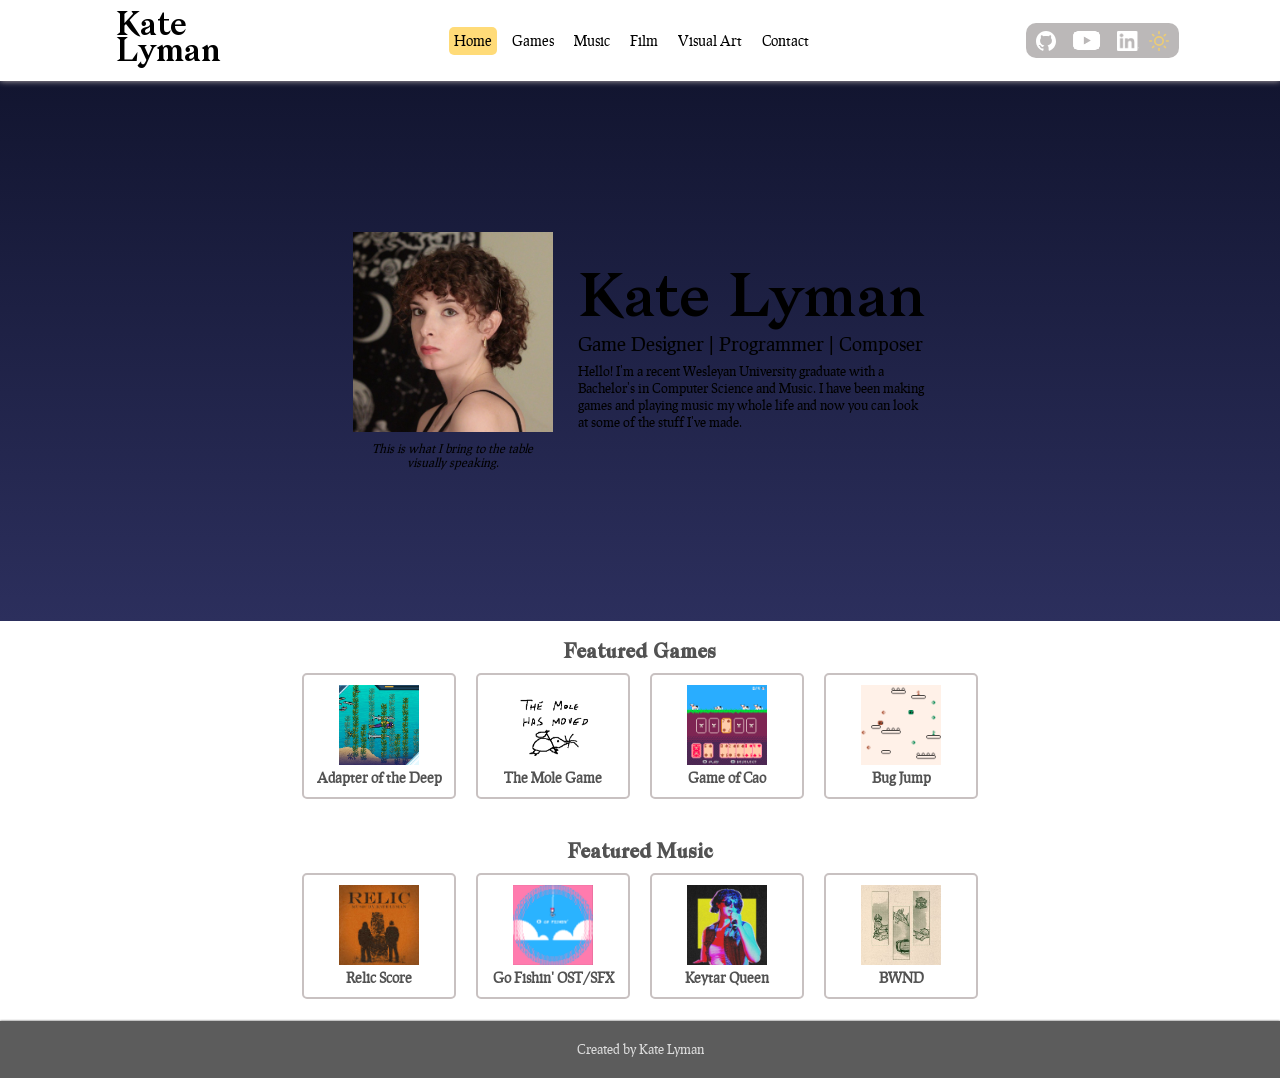
<file: index.html>
<!doctype html>
<html lang="en-US">
    <head>
        <meta charset="utf-8" />
        <meta name="description" content=""/>
        <meta name="viewport" content="width=device-width" />
        <link rel="stylesheet" href="static/fonts/ostrich-sans.css" />
        <link rel="stylesheet" href="static/css/style.css" />
        <link rel="icon" href="static/img/KateMusic.jpg" />
        <title>Kate Lyman's Website</title>
    </head>
    <body>
        <nav class="navigation">
            <div class="navigation__wrapper">
                <a href="/"><h1 class="navigation__item navigation__item--logo navigation__item--left">Kate
                Lyman
                </h1></a>
            </div>
            <div class="navigation__wrapper">
                <a href="/"><p class="navigation__item navigation__item--active">Home</p></a>
                <a href="games.html"><p class="navigation__item">Games</p></a>
                <a href="music.html"><p class="navigation__item">Music</p></a>
                <a href="other_art.html"><p class="navigation__item">Film</p></a>
                <a href="other_art.html"><p class="navigation__item">Visual Art</p></a>
                <a href="contact.html"><p class="navigation__item">Contact</p></a>
            </div>
            <div class="navigation__wrapper navigation__wrapper--small-gap navigation__wrapper--filled-background">
                <a href="https://github.com/koalacrew" target="_blank" rel="noopener noreferrer"><div class="navigation__item navigation__item--icon">
                    <img class="navigation__item navigation__item--icon" src="static/img/icons/GitHubWHITE.svg">
                    <img class="navigation__item navigation__item--icon navigation__item--icon-hover" src="static/img/icons/GitHub.svg">
                </div></a>
                <a href="https://www.youtube.com/@katelyman" target="_blank" rel="noopener noreferrer"><div class="navigation__item navigation__item--enlarged-icon">
                    <img class="navigation__item navigation__item--enlarged-icon" src="static/img/icons/YouTubeWHITE.png">
                    <img class="navigation__item navigation__item--enlarged-icon navigation__item--icon-hover" src="static/img/icons/YouTubeCOLOR.png">
                </div></a>
                <a href="https://www.linkedin.com/in/kate-lyman-270087250/" target="_blank" rel="noopener noreferrer"><div class="navigation__item navigation__item--icon">
                    <img class="navigation__item navigation__item--icon navigation__item--padding" src="static/img/icons/LinkedInWHITE.png">
                    <img class="navigation__item navigation__item--icon navigation__item--padding navigation__item--icon-hover" src="static/img/icons/LinkedInCOLOR.png">
                </div></a>
                <a><div class="navigation__item navigation__item--icon">
                    <img class="navigation__item navigation__item--icon navigation__item--padding" src="static/img/icons/SunWHITE.svg">
                    <img class="navigation__item navigation__item--icon navigation__item--padding navigation__item--icon-hover" src="static/img/icons/Sun.svg">
                </div></a>
            </div>
        </nav>
        

        <header class="title">
            <div class="title__center-content">
                <div class="title__image">
                    <img src="static/img/VisuallySpeaking.jpg" width="200px">
                    <p class="title__caption">This is what I bring to the table visually speaking.</p>
                </div>
                <div class="title__header">
                    <h1>Kate Lyman</h1>
                    <h2 class="title__subheader">Game Designer  |  Programmer  |  Composer</h2>
                    <p class="title__about">Hello! I'm a recent Wesleyan University graduate with a Bachelor's in Computer Science and Music. 
                        I have been making games and playing music my whole life and now you can look at some of the stuff I've made.
                    </p>
                </div>
            </div>
        </header>

        <main>
            <div class="content-section">
                <h2 class="content-section__title">Featured Games</h2>
                <div class ="content-section__horizontal-list">
                    <article class="preview-block">
                        <img class="preview-block__img" src="static/img/AdapteroftheDeep.png">
                        <h2 class="preview-block__text">Adapter of the Deep</h2>
                    </article>
                    <article  class="preview-block">
                        <img class="preview-block__img" src="static/img/Mole.png">
                        <h2 class="preview-block__text">The Mole Game</h2>
                    </article>
                    <article  class="preview-block">
                        <img class="preview-block__img" src="static/img/CowGame.png">
                        <h2 class="preview-block__text">Game of Cao</h2>
                    </article>
                    <article class="preview-block">
                        <img class="preview-block__img" src="static/img/BugJump.png">
                        <h2 class="preview-block__text">Bug Jump</h2>
                    </article>
                </div>
            </div>

            <div class="content-section content-section--white">
                <h2 class="content-section__title">Featured Music</h2>
                <div class ="content-section__horizontal-list content-section__horizontal-list--white">
                    <article class="preview-block">
                        <img class="preview-block__img" src="static/img/Relic.jpg">
                        <h2 class="preview-block__text">Relic Score</h2>
                    </article>
                    <article class="preview-block">
                        <img class="preview-block__img" src="static/img/GoFishin.png">
                        <h2 class="preview-block__text">Go Fishin' OST/SFX</h2>
                    </article>
                    <article class="preview-block">
                        <img class="preview-block__img" src="static/img/KateMusic.jpg">
                        <h2 class="preview-block__text">Keytar Queen</h2>
                    </article>
                    <article class="preview-block">
                        <img class="preview-block__img" src="static/img/BWNDArt.jpg">
                        <h2 class="preview-block__text">BWND</h2>
                    </article>
                </div>
            </div>

            
        <!--
            <article class="article-section paper-background paper-background--reverse">
                <header>
                    <h2 class="article-section__header">Featured Games</h2>
                </header>

                <article class="article-entry"> 
                    <header>
                        <h3 class="article-entry__header">— THE MOLE GAME —</h3>
                    </header>

                    <div class="article-entry__card">
                        <div>
                            <img class="article-entry__img" src="static/img/Mole.png" width="150px" height="150px">
                            <a href="molegame.html" target="_blank" rel="noopener noreferrer"><p class="button button--purple">Play in browser</p></a>
                        </div>
                        <div class="article-entry__divider"></div>
                        <div class="article-entry__text-box">
                            <p class="article-entry__description">If battleship and whack-a-mole had a baby it would be this game. </p>
                            <p><span class="article-entry__label">Roles:</span> Solo developer</p>
                            <p><span class="article-entry__label">Genre:</span> 2-person turn-based strategy</p>
                            <p><span class="article-entry__label">Languages:</span> PHP, MySQL, JavaScript</p>
                        </div>
                    </div>
                </article>

                <article class="article-entry"> 
                    <header>
                        <h3 class="article-entry__header">— ADAPTER OF THE DEEP —</h3>
                    </header>
                    
                    <div class="article-entry__card article-entry__card--reverse">
                        <div>
                            <img class="article-entry__img" src="static/img/AdapteroftheDeep.png" width="150px" height="150px">
                            <a href="molegame.html" target="_blank" rel="noopener noreferrer"><p class="button button--purple">Play on itch.io</p></a>
                        </div>
                        <div class="article-entry__divider"></div>
                        <div class="article-entry__text-box">
                            <p class="article-entry__description">Explore the deep layers of the ocean by collecting marine life adaptations! </p>
                            <p><span class="article-entry__label">Roles:</span> Program lead, designer, scrum master</p>
                            <p><span class="article-entry__label">Genre:</span> Metroidvania</p>
                            <p><span class="article-entry__label">Engine:</span> Unity</p>
                            <p><span class="article-entry__label">Team Size:</span> 4</p>
                        </div>
                    </div>
                </article>

                <article class="article-entry"> 
                    <header>
                        <h3 class="article-entry__header">— BUG JUMP —</h3>
                    </header>
                    
                    <div class="article-entry__card">
                        <div>
                            <img class="article-entry__img" src="static/img/BugJump.png" width="150px" height="150px">
                            <a href="molegame.html" target="_blank" rel="noopener noreferrer"><p class="button button--purple">Play in browser</p></a>
                        </div>
                        <div class="article-entry__divider"></div>
                        <div class="article-entry__text-box">
                            <p>PLACEHOLDER TEXT.</p>
                        </div>
                    </div>
                </article>

                <footer>
                    <img src="static/img/bees/RoseBees.png" class="bee center article-section__footer" style="position:relative;" width="180px">
                </footer>

            </article>

            <article class="article-section paper-background">
                <header>
                    <h2 class="article-section__header">Featured Music</h2>
                </header>

                <article class="article-entry"> 
                    <header>
                        <h3 class="article-entry__header">— GO FISHIN' —</h3>
                    </header>

                    <div class="article-entry__card">
                        <div>
                            <img class="article-entry__img" src="static/img/GoFishin.png" width="150px" height="150px">
                            <a href="molegame.html" target="_blank" rel="noopener noreferrer"><p class="button button--cyan">Listen on bandcamp</p></a>
                        </div>
                        <div class="article-entry__divider"></div>
                        <div class="article-entry__text-box">
                            <p class="article-entry__description">Soundtrack made for a small fishing game. </p>
                            <p><span class="article-entry__label">Roles:</span> Composer, SFX designer</p>
                            <p><span class="article-entry__label">Genre:</span> idk</p>
                            <p><span class="article-entry__label">DAW:</span> PICO-8 Music Editor</p>
                            <p><span class="article-entry__label">Team Size:</span> 4</p>
                        </div>
                    </div>
                </article>

                <article class="article-entry"> 
                    <header>
                        <h3 class="article-entry__header">— RELIC —</h3>
                    </header>
                    
                    <div class="article-entry__card article-entry__card--reverse">
                        <div>
                            <img class="article-entry__img" src="static/img/Relic.jpg" width="150px" height="150px">
                            <a href="molegame.html" target="_blank" rel="noopener noreferrer"><p class="button button--cyan">Listen on bandcamp</p></a>
                        </div>
                        <div class="article-entry__divider"></div>
                        <div class="article-entry__text-box">
                            <p class="article-entry__description">A core written and recorded for a senior film thesis (short film).</p>
                            <p><span class="article-entry__label">Roles:</span> Composer, Performer</p>
                            <p><span class="article-entry__label">Genre:</span> Ambient</p>
                            <p><span class="article-entry__label">DAW:</span> FL Studio</p>
                            <p><span class="article-entry__label">Instrumentation:</span> Banjo, cello, voice, synth</p>
                            <p><span class="article-entry__label">Team Size:</span> 2</p>
                        </div>
                    </div>
                </article>

                <article class="article-entry"> 
                    <header>
                        <h3 class="article-entry__header">— SOMETHING ELSE —</h3>
                    </header>
                    
                    <div class="article-entry__card">
                        <div>
                            <img class="article-entry__img" src="static/img/BugJump.png" width="150px" height="150px">
                            <a href="molegame.html" target="_blank" rel="noopener noreferrer"><p class="button button--cyan">Play in browser</p></a>
                        </div>
                        <div class="article-entry__divider"></div>
                        <div class="article-entry__text-box">
                            <p>PLACEHOLDER TEXT.</p>
                        </div>
                    </div>
                </article>

                <footer>
                    <img src="static/img/bees/BanjoBeesShorter.png" class="bee center article-section__footer" style="position:relative;" width="220px">
                </footer>

            </article>

            <div class="article-section paper-background paper-background--reverse">
                <header>
                    <h2 class="article-section__header">About</h2>
                </header>
                <div>
                    <p>Hello! It's me. Welcome to my website. I made it with my own blood, sweat, and tears. </p>
                </div>
                
                <p>My name is Kate Lyman. It's true!</p>
                <footer>
                    <img src="static/img/bees/Flowers2.png" class="bee center article-section__footer" style="position:relative;" width="210px">
                </footer>

            </div>
        -->
        </main>

        <footer class="footer">
            <p>Created by Kate Lyman</p>
        </footer>

    </body>
</html>
</file>
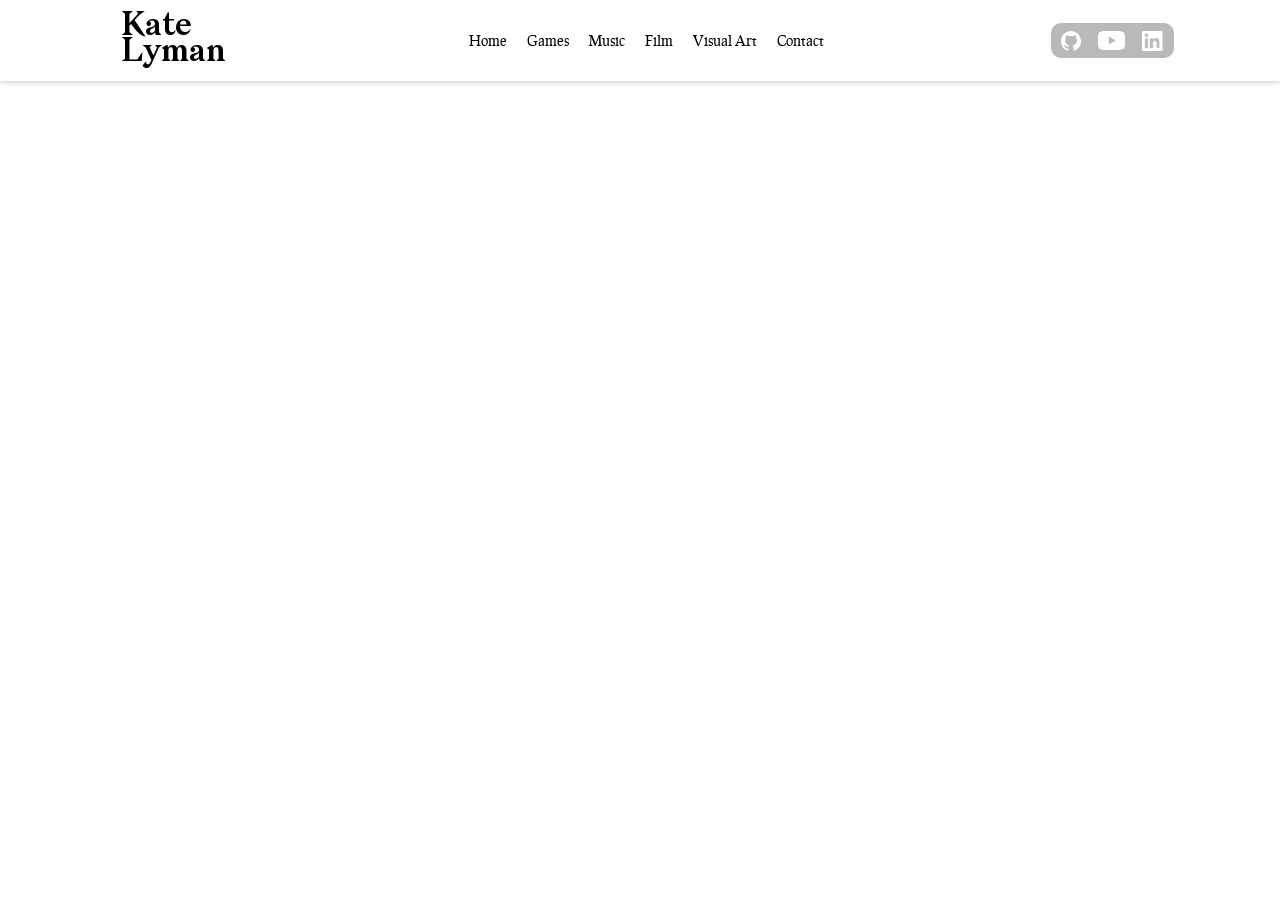
<file: contact.html>
<!doctype html>
<html lang="en-US">
    <head>
        <meta charset="utf-8" />
        <meta name="viewport" content="width=device-width" />
        <link rel="stylesheet" href="static/css/style.css">
        <title>Contact Kate Lyman</title>
    </head>
    <body>
        <nav class="navigation">
            <div class="navigation__wrapper">
                <a href="/"><h1 class="navigation__item navigation__item--logo navigation__item--left">Kate
                Lyman
                </h1></a>
            </div>
            <div class="navigation__wrapper">
                <a href="/"><p class="navigation__item">Home</p></a>
                <a href="games.html"><p class="navigation__item">Games</p></a>
                <a href="music.html"><p class="navigation__item">Music</p></a>
                <a href="other_art.html"><p class="navigation__item">Film</p></a>
                <a href="other_art.html"><p class="navigation__item">Visual Art</p></a>
                <a href="contact.html"><p class="navigation__item">Contact</p></a>
            </div>
            <div class="navigation__wrapper navigation__wrapper--small-gap navigation__wrapper--filled-background">
                <div class="navigation__item navigation__item--icon">
                    <img class="navigation__item navigation__item--icon" src="static/img/icons/GitHubWHITE.svg">
                    <img class="navigation__item navigation__item--icon navigation__item--icon-hover" src="static/img/icons/GitHub.svg">
                </div>
                <div class="navigation__item navigation__item--enlarged-icon">
                    <img class="navigation__item navigation__item--enlarged-icon" src="static/img/icons/YouTubeWHITE.png">
                    <img class="navigation__item navigation__item--enlarged-icon navigation__item--icon-hover" src="static/img/icons/YouTubeCOLOR.png">
                </div> 
                <div class="navigation__item navigation__item--icon">
                    <img class="navigation__item navigation__item--icon navigation__item--padding" src="static/img/icons/LinkedInWHITE.png">
                    <img class="navigation__item navigation__item--icon navigation__item--padding navigation__item--icon-hover" src="static/img/icons/LinkedInCOLOR.png">
                </div>
            </div>
        </nav>
    </body>
</html>
</file>
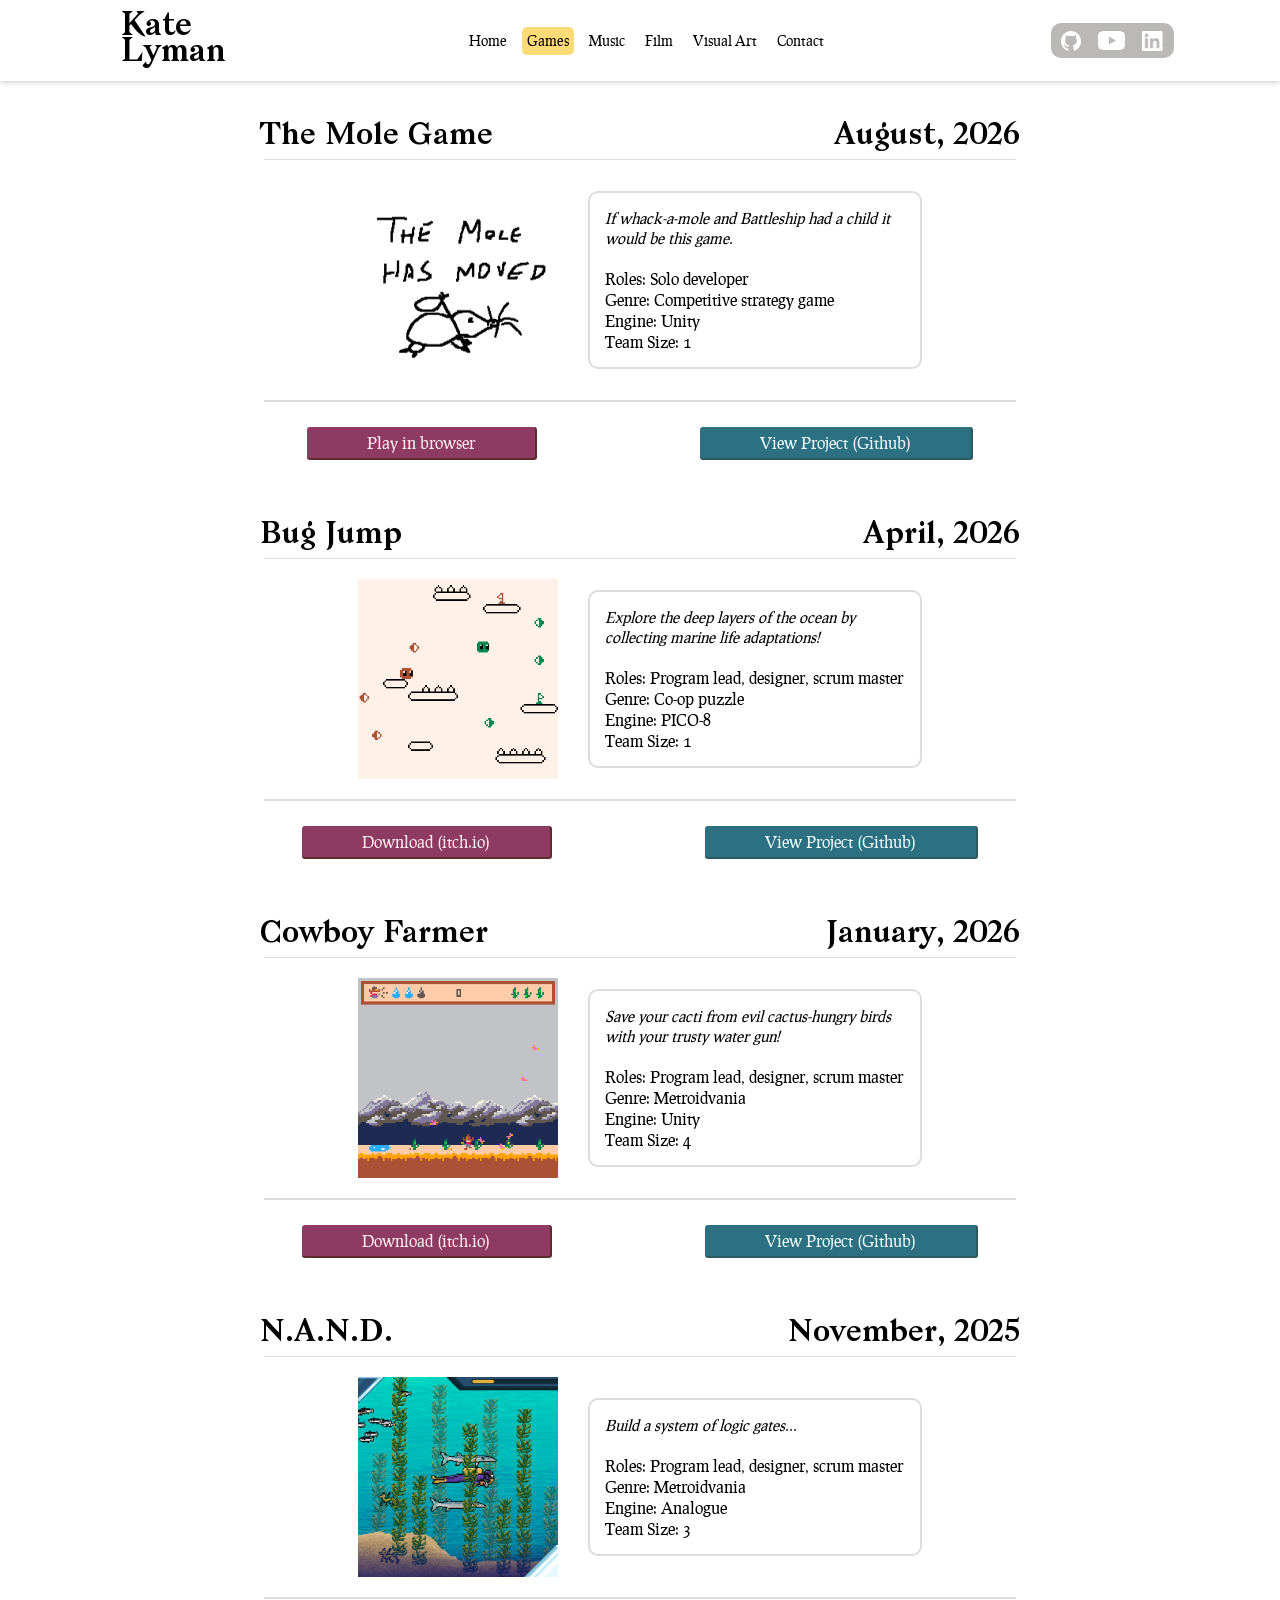
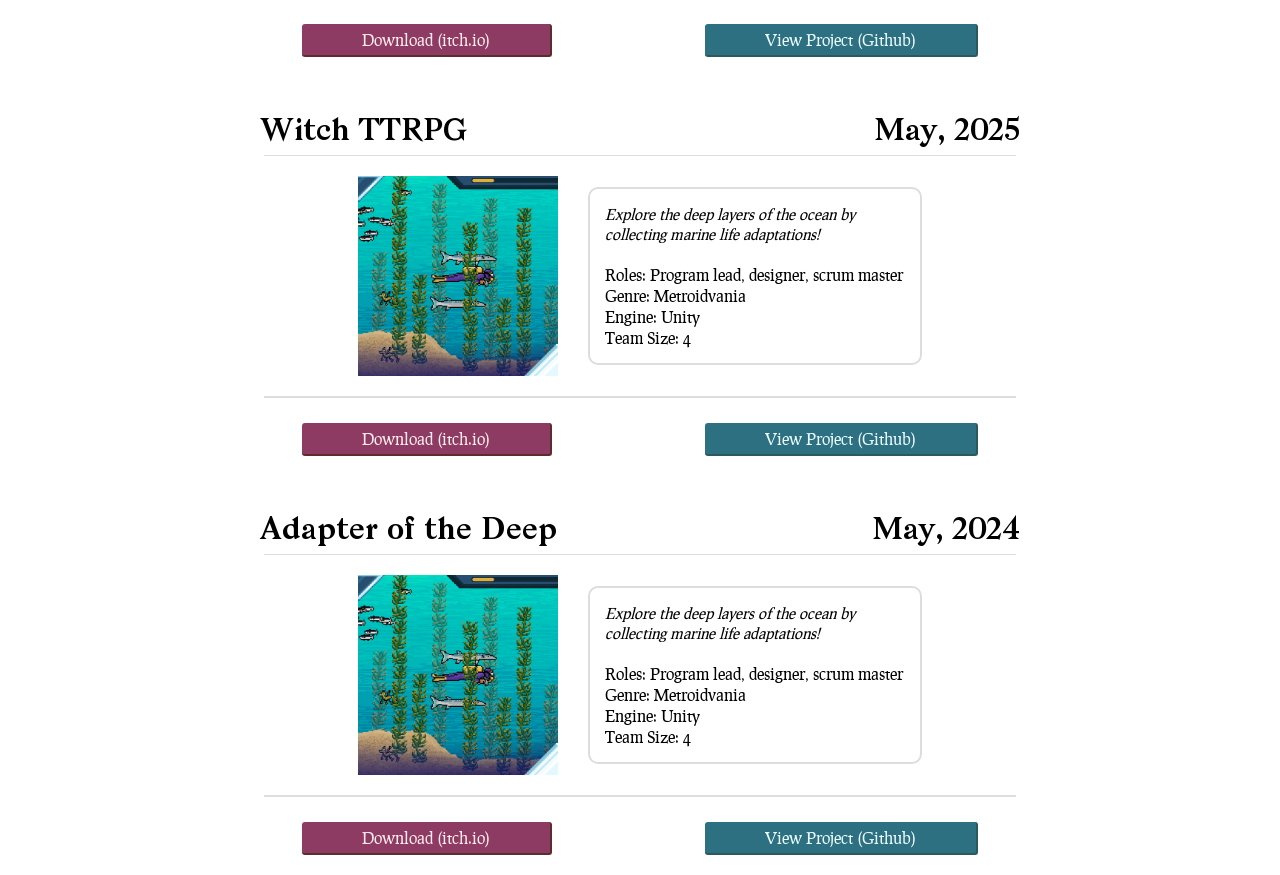
<file: games.html>
<!doctype html>
<html lang="en-US">
    <head>
        <meta charset="utf-8" />
        <meta name="viewport" content="width=device-width" />
        <link rel="stylesheet" href="static/css/style.css">
        <link rel="stylesheet" href="static/css/gamestyle.css">
        <title>Kate Lyman's Games</title>
    </head>
    <body>
        <nav class="navigation">
            <div class="navigation__wrapper">
                <a href="/"><h1 class="navigation__item navigation__item--logo navigation__item--left">Kate
                Lyman
                </h1></a>
            </div>
            <div class="navigation__wrapper">
                <a href="/"><p class="navigation__item">Home</p></a>
                <a href="games.html"><p class="navigation__item navigation__item--active">Games</p></a>
                <a href="music.html"><p class="navigation__item">Music</p></a>
                <a href="other_art.html"><p class="navigation__item">Film</p></a>
                <a href="other_art.html"><p class="navigation__item">Visual Art</p></a>
                <a href="contact.html"><p class="navigation__item">Contact</p></a>
            </div>
            <div class="navigation__wrapper navigation__wrapper--small-gap navigation__wrapper--filled-background">
                <div class="navigation__item navigation__item--icon">
                    <img class="navigation__item navigation__item--icon" src="static/img/icons/GitHubWHITE.svg">
                    <img class="navigation__item navigation__item--icon navigation__item--icon-hover" src="static/img/icons/GitHub.svg">
                </div>
                <div class="navigation__item navigation__item--enlarged-icon">
                    <img class="navigation__item navigation__item--enlarged-icon" src="static/img/icons/YouTubeWHITE.png">
                    <img class="navigation__item navigation__item--enlarged-icon navigation__item--icon-hover" src="static/img/icons/YouTubeCOLOR.png">
                </div> 
                <div class="navigation__item navigation__item--icon">
                    <img class="navigation__item navigation__item--icon navigation__item--padding" src="static/img/icons/LinkedInWHITE.png">
                    <img class="navigation__item navigation__item--icon navigation__item--padding navigation__item--icon-hover" src="static/img/icons/LinkedInCOLOR.png">
                </div>
            </div>
        </nav>

        <main class="articles-section">

            <article class="article">
                <div class="article__header">
                    <h1>The Mole Game</h1>
                    <h1>August, 2026</h1>
                </div>
                <hr class="article__hr article__hr--header-break">
                <div class="article__body">
                    <img class="article__img" src="static/img/Mole.png">
                    <div class="article__text-content">
                        <p class="article__description">If whack-a-mole and Battleship had a child it would be this game. </p>
                        <p><span class="article__label">Roles:</span> Solo developer</p>
                        <p><span class="article__label">Genre:</span> Competitive strategy game</p>
                        <p><span class="article__label">Engine:</span> Unity</p>
                        <p><span class="article__label">Team Size:</span> 1</p>
                    </div>
                </div>
                <hr class="article__hr">
                <div class="article__body">
                    <p class="button button--purple button--article">Play in browser</p>
                    <p class="button button--cyan button--article">View Project (Github)</p>
                </div>
            </article>

            <article class="article">
                <div class="article__header">
                    <h1>Bug Jump</h1>
                    <h1>April, 2026</h1>
                </div>
                <hr class="article__hr article__hr--header-break">
                <div class="article__body">
                    <img class="article__img" src="static/img/BugJump.png">
                    <div class="article__text-content">
                        <p class="article__description">Explore the deep layers of the ocean by collecting marine life adaptations! </p>
                        <p><span class="article__label">Roles:</span> Program lead, designer, scrum master</p>
                        <p><span class="article__label">Genre:</span> Co-op puzzle</p>
                        <p><span class="article__label">Engine:</span> PICO-8</p>
                        <p><span class="article__label">Team Size:</span> 1</p>
                    </div>
                </div>
                <hr class="article__hr">
                <div class="article__body">
                    <p class="button button--purple button--article">Download (itch.io)</p>
                    <p class="button button--cyan button--article">View Project (Github)</p>
                </div>
            </article>

            <article class="article">
                <div class="article__header">
                    <h1>Cowboy Farmer</h1>
                    <h1>January, 2026</h1>
                </div>
                <hr class="article__hr article__hr--header-break">
                <div class="article__body">
                    <img class="article__img" src="static/img/CowboyFarmer.png">
                    <div class="article__text-content">
                        <p class="article__description">Save your cacti from evil cactus-hungry birds with your trusty water gun!</p>
                        <p><span class="article__label">Roles:</span> Program lead, designer, scrum master</p>
                        <p><span class="article__label">Genre:</span> Metroidvania</p>
                        <p><span class="article__label">Engine:</span> Unity</p>
                        <p><span class="article__label">Team Size:</span> 4</p>
                    </div>
                </div>
                <hr class="article__hr">
                <div class="article__body">
                    <p class="button button--purple button--article">Download (itch.io)</p>
                    <p class="button button--cyan button--article">View Project (Github)</p>
                </div>
            </article>

            <article class="article">
                <div class="article__header">
                    <h1>N.A.N.D.</h1>
                    <h1>November, 2025</h1>
                </div>
                <hr class="article__hr article__hr--header-break">
                <div class="article__body">
                    <img class="article__img" src="static/img/AdapteroftheDeep.png">
                    <div class="article__text-content">
                        <p class="article__description">Build a system of logic gates...</p>
                        <p><span class="article__label">Roles:</span> Program lead, designer, scrum master</p>
                        <p><span class="article__label">Genre:</span> Metroidvania</p>
                        <p><span class="article__label">Engine:</span> Analogue</p>
                        <p><span class="article__label">Team Size:</span> 3</p>
                    </div>
                </div>
                <hr class="article__hr">
                <div class="article__body">
                    <p class="button button--purple button--article">Download (itch.io)</p>
                    <p class="button button--cyan button--article">View Project (Github)</p>
                </div>
            </article>

            <article class="article">
                <div class="article__header">
                    <h1>Witch TTRPG</h1>
                    <h1>May, 2025</h1>
                </div>
                <hr class="article__hr article__hr--header-break">
                <div class="article__body">
                    <img class="article__img" src="static/img/AdapteroftheDeep.png">
                    <div class="article__text-content">
                        <p class="article__description">Explore the deep layers of the ocean by collecting marine life adaptations! </p>
                        <p><span class="article__label">Roles:</span> Program lead, designer, scrum master</p>
                        <p><span class="article__label">Genre:</span> Metroidvania</p>
                        <p><span class="article__label">Engine:</span> Unity</p>
                        <p><span class="article__label">Team Size:</span> 4</p>
                    </div>
                </div>
                <hr class="article__hr">
                <div class="article__body">
                    <p class="button button--purple button--article">Download (itch.io)</p>
                    <p class="button button--cyan button--article">View Project (Github)</p>
                </div>
            </article>

            <article class="article">
                <div class="article__header">
                    <h1>Adapter of the Deep</h1>
                    <h1>May, 2024</h1>
                </div>
                <hr class="article__hr article__hr--header-break">
                <div class="article__body">
                    <img class="article__img" src="static/img/AdapteroftheDeep.png">
                    <div class="article__text-content">
                        <p class="article__description">Explore the deep layers of the ocean by collecting marine life adaptations! </p>
                        <p><span class="article__label">Roles:</span> Program lead, designer, scrum master</p>
                        <p><span class="article__label">Genre:</span> Metroidvania</p>
                        <p><span class="article__label">Engine:</span> Unity</p>
                        <p><span class="article__label">Team Size:</span> 4</p>
                    </div>
                </div>
                <hr class="article__hr">
                <div class="article__body">
                    <p class="button button--purple button--article">Download (itch.io)</p>
                    <p class="button button--cyan button--article">View Project (Github)</p>
                </div>
            </article>

        </main>


    </body>
</html>
</file>
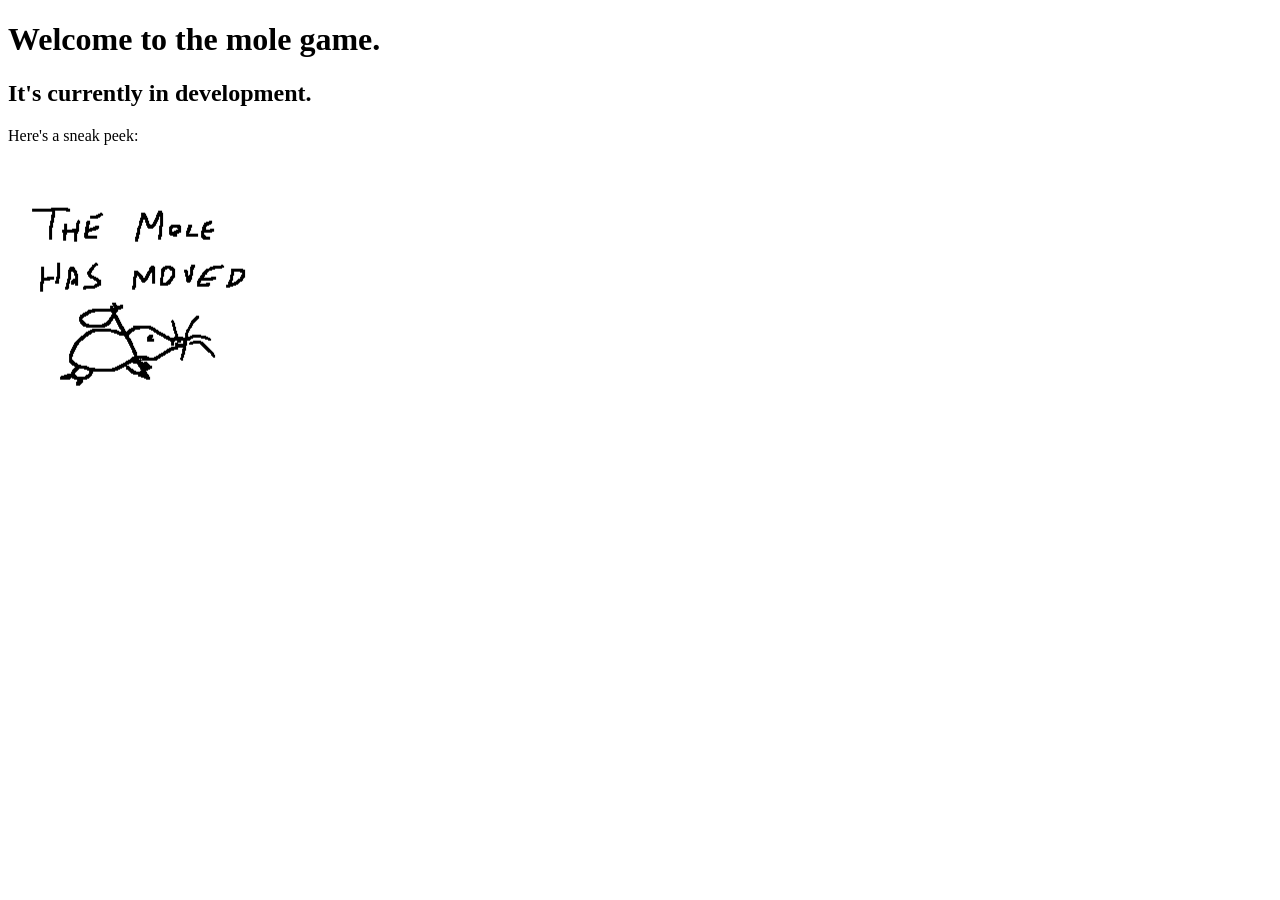
<file: molegame.html>
<!doctype html>
<html lang="en-US">
    <head>
        <meta charset="utf-8" />
        <meta name="viewport" content="width=device-width" />
        <link rel="stylesheet" href="static/fonts/ostrich-sans.css">
        <title>The Mole Game</title>
    </head>
    <body>

        <h1>Welcome to the mole game.</h1>
        <h2>It's currently in development.</h2>
        <p>Here's a sneak peek:</p>
        <img src="static/img/Mole.png">
    </body>
</html>
</file>
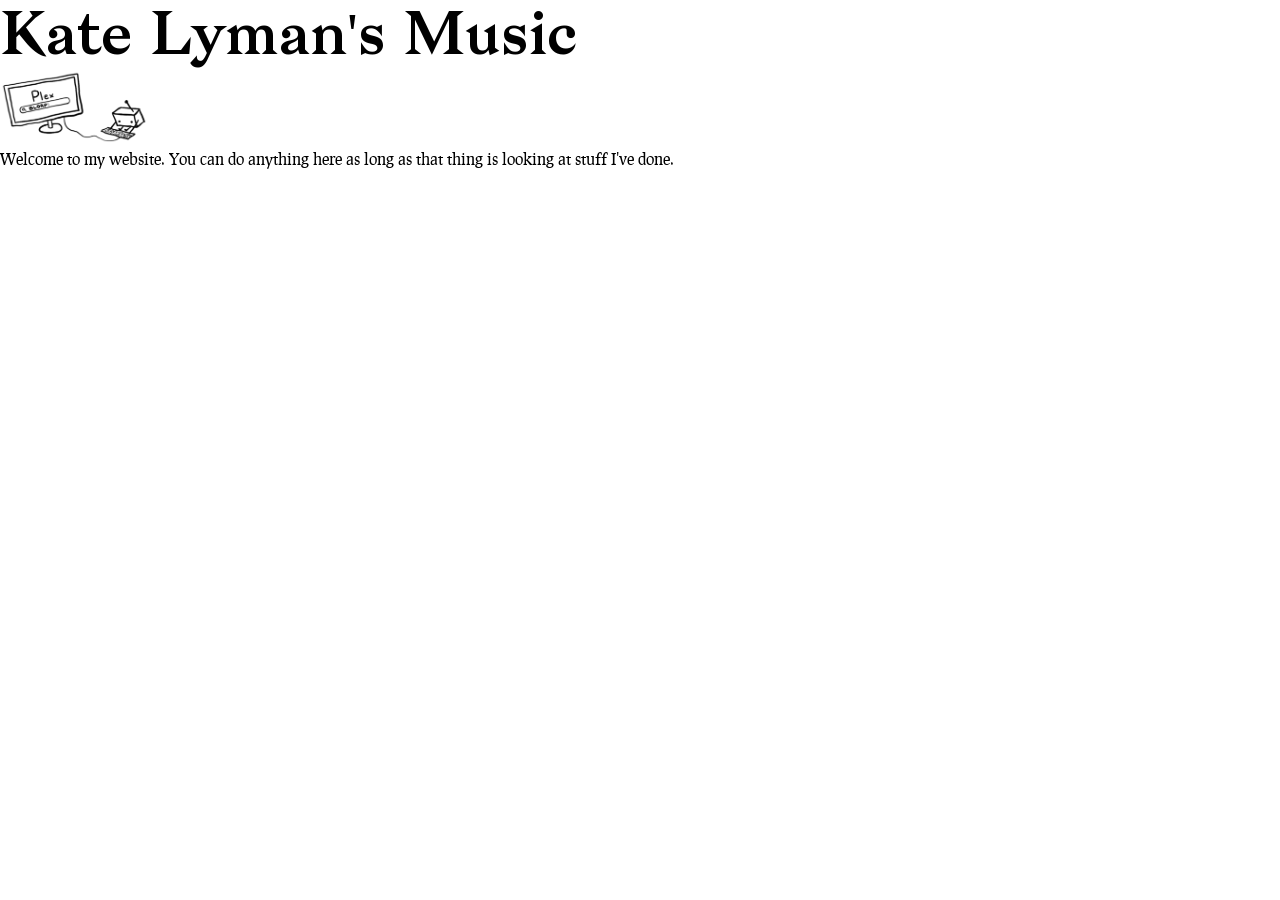
<file: music.html>
<!doctype html>
<html lang="en-US">
    <head>
        <meta charset="utf-8" />
        <meta name="viewport" content="width=device-width" />
        <link rel="stylesheet" href="static/css/style.css">
        <title>Kate Lyman's Music</title>
    </head>
    <body>  
        <h1>Kate Lyman's Music</h1>
        <a href="/"><img src="static/img/Plex.png" width="150px"></a>
        <p>Welcome to my website. You can do anything here as long as that thing is looking at stuff I've done.</p>

    </body>
</html>
</file>
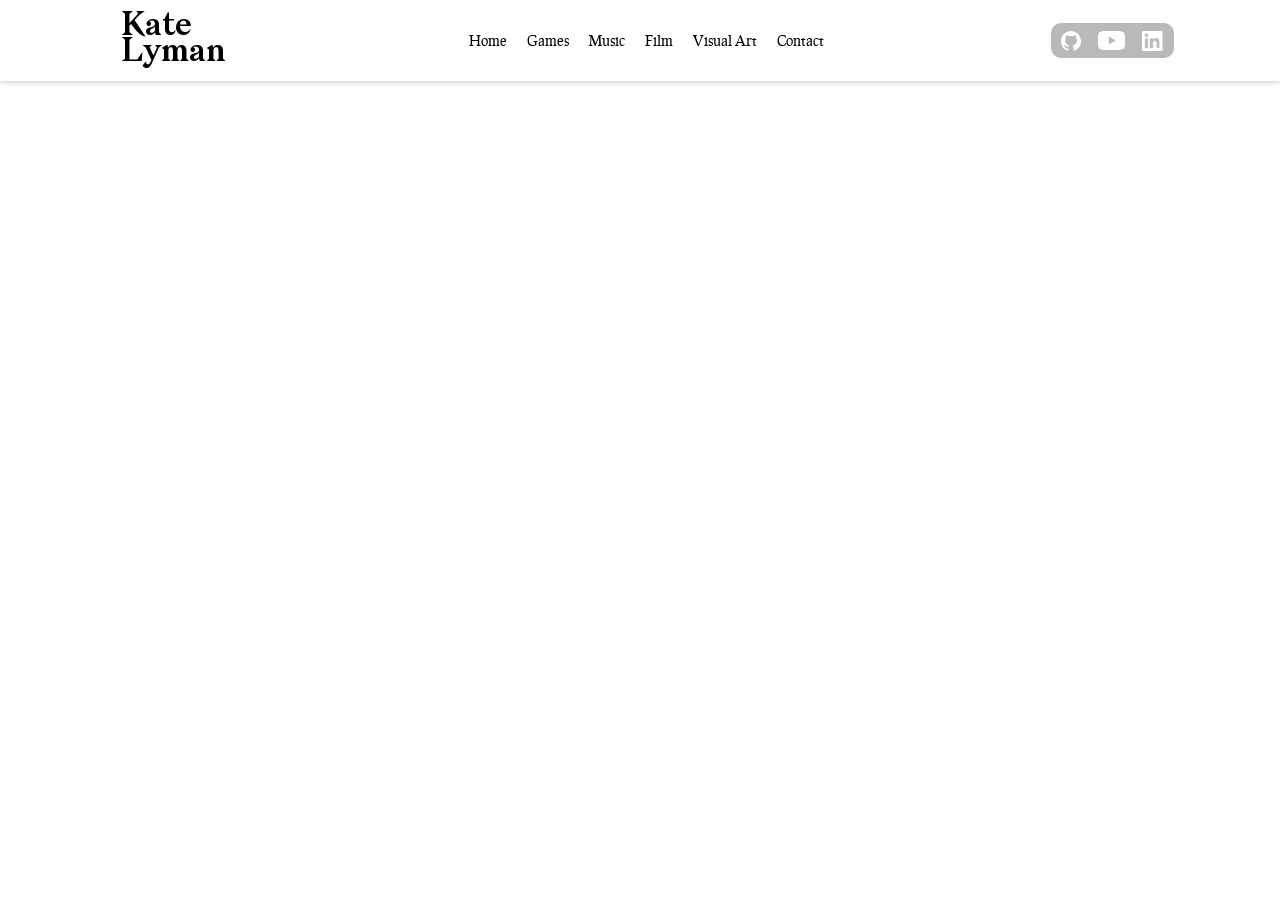
<file: other_art.html>
<!doctype html>
<html lang="en-US">
    <head>
        <meta charset="utf-8" />
        <meta name="viewport" content="width=device-width" />
        <link rel="stylesheet" href="static/css/style.css">
        <title>Kate Lyman's Other Art</title>
    </head>
    <body>  
        <nav class="navigation">
            <div class="navigation__wrapper">
                <a href="/"><h1 class="navigation__item navigation__item--logo navigation__item--left">Kate
                Lyman
                </h1></a>
            </div>
            <div class="navigation__wrapper">
                <a href="/"><p class="navigation__item">Home</p></a>
                <a href="games.html"><p class="navigation__item">Games</p></a>
                <a href="music.html"><p class="navigation__item">Music</p></a>
                <a href="other_art.html"><p class="navigation__item">Film</p></a>
                <a href="other_art.html"><p class="navigation__item">Visual Art</p></a>
                <a href="contact.html"><p class="navigation__item">Contact</p></a>
            </div>
            <div class="navigation__wrapper navigation__wrapper--small-gap navigation__wrapper--filled-background">
                <div class="navigation__item navigation__item--icon">
                    <img class="navigation__item navigation__item--icon" src="static/img/icons/GitHubWHITE.svg">
                    <img class="navigation__item navigation__item--icon navigation__item--icon-hover" src="static/img/icons/GitHub.svg">
                </div>
                <div class="navigation__item navigation__item--enlarged-icon">
                    <img class="navigation__item navigation__item--enlarged-icon" src="static/img/icons/YouTubeWHITE.png">
                    <img class="navigation__item navigation__item--enlarged-icon navigation__item--icon-hover" src="static/img/icons/YouTubeCOLOR.png">
                </div> 
                <div class="navigation__item navigation__item--icon">
                    <img class="navigation__item navigation__item--icon navigation__item--padding" src="static/img/icons/LinkedInWHITE.png">
                    <img class="navigation__item navigation__item--icon navigation__item--padding navigation__item--icon-hover" src="static/img/icons/LinkedInCOLOR.png">
                </div>
            </div>
        </nav>
    </body>
</html>
</file>
<file: static/fonts/ostrich-sans.css>
/* Ostrich Sans by Tyler Finck*/

@font-face {
	font-family: 'Ostrich Sans';
	src: url('ostrich-sans-black.eot');
	src: local('☺'), url('ostrich-sans-black.woff') format('woff'), url('ostrich-sans-black.ttf') format('truetype'), url('ostrich-sans-black.svg') format('svg');
	font-weight: 900;
	font-style: normal;
}
@font-face {
	font-family: 'Ostrich Sans';
	src: url('ostrich-sans-bold.eot');
	src: local('☺'), url('ostrich-sans-bold.woff') format('woff'), url('ostrich-sans-bold.ttf') format('truetype'), url('ostrich-sans-bold.svg') format('svg');
	font-weight: 700;
	font-style: normal;
}
@font-face {
	font-family: 'Ostrich Sans';
	src: url('ostrich-sans-regular.eot');
	src: local('☺'), url('ostrich-sans-regular.woff') format('woff'), url('ostrich-sans-regular.ttf') format('truetype'), url('ostrich-sans-regular.svg') format('svg');
	font-weight: 400;
	font-style: normal;
}
@font-face {
	font-family: 'Ostrich Sans';
	src: url('ostrich-sans-light.eot');
	src: local('☺'), url('ostrich-sans-light.woff') format('woff'), url('ostrich-sans-light.ttf') format('truetype'), url('ostrich-sans-light.svg') format('svg');
	font-weight: 300;
	font-style: normal;
}

/* Ostrich Sans Dashed */

@font-face {
	font-family: 'Ostrich Sans Dashed';
	src: url('ostrich-sans-dashed.eot');
	src: local('☺'), url('ostrich-sans-dashed.woff') format('woff'), url('ostrich-sans-dashed.ttf') format('truetype'), url('ostrich-sans-dashed.svg') format('svg');
	font-weight: 500;
	font-style: normal;
}

/* Ostrich Sans Rounded */

@font-face {
	font-family: 'Ostrich Sans Rounded';
	src: url('ostrich-sans-rounded.eot');
	src: local('☺'), url('ostrich-sans-rounded.woff') format('woff'), url('ostrich-sans-rounded.ttf') format('truetype'), url('ostrich-sans-rounded.svg') format('svg');
	font-weight: 500;
	font-style: normal;
}

/* Ostrich Sans Inline */

@font-face {
	font-family: 'Ostrich Sans Inline';
	src: url('ostrich-sans-inline-regular.eot');
	src: local('☺'), url('ostrich-sans-inline-regular.woff') format('woff'), url('ostrich-sans-inline-regular.ttf') format('truetype'), url('ostrich-sans-inline-regular.svg') format('svg');
	font-weight: normal;
	font-style: normal;
}
@font-face {
	font-family: 'Ostrich Sans Inline';
	src: url('ostrich-sans-inline-italic.eot');
	src: local('☺'), url('ostrich-sans-inline-italic.woff') format('woff'), url('ostrich-sans-inline-italic.ttf') format('truetype'), url('ostrich-sans-inline-italic.svg') format('svg');
	font-weight: normal;
	font-style: italic;
}
</file>
<file: static/css/style.css>
@font-face {
    font-family: 'Prociono Regular';
    src: url('../fonts/Prociono-Regular-webfont.woff') format('woff');
}

@font-face {
    font-family: 'Bagnard';
    src: url('../fonts/Bagnard.woff') format('woff');
}

:root {
    background-color: rgba(255, 211, 89);
    background-color: rgb(255, 231, 165);
    background-color: white;
    margin: 0px;
}

body {
    margin: 0px;
}

h1 {
    font-size: 60px;
    margin-bottom: 0px;
    margin-top:18px;
    font-family: 'Bagnard';
    font-weight: 400;
    margin: 0px;
    letter-spacing: -8%;

}

h2, h3 {
    font-family: 'Ostrich Sans';
    font-weight: 900;
    margin: 0px;
}

p, li {
    font-family: 'Prociono Regular';
    margin: 0px;
}

a {
    text-decoration: none;
}

.italic {
    font-style: italic;
}

.button {
    font-family: 'Prociono Regular';

    cursor:pointer;
    color:#141414; 
    background-color: rgb(175, 175, 175); 
    border-color: rgb(137, 137, 137); 
    border-style: none;
    border-right-style: solid; 
    border-bottom-style: solid; 
    border-radius:3px; 
    border-width: 2px; 
    padding: 5px;
    padding-right: 7px;
    padding-left: 7px;
    margin-top: 5px;
    transition: .15s;
    text-align: center;

    &:hover {
        background-color: rgb(232, 232, 232);
        border-color: rgb(205, 205, 205); 
    }

    &:active {
        background-color: rgb(175, 175, 175); 
        border-color: rgb(137, 137, 137); 
    } 

}

.button--purple {
    color:rgb(255, 236, 236); 
    background-color: rgb(142, 59, 100); 
    border-color: rgb(94, 44, 44);
    
    &:hover {
        background-color: rgb(181, 86, 133);
        border-color: rgb(133, 77, 105); 
    }

    &:active {
        background-color: rgb(188, 127, 157);
        border-color: rgb(133, 77, 105); 
    } 
}

.button--cyan {
    color:rgb(236, 253, 255); 
    background-color: rgb(45, 112, 129); 
    border-color: rgb(44, 89, 94);
    
    &:hover {
        background-color: rgb(73, 157, 166);
        border-color: rgb(77, 128, 133);     
    }

    &:active {
        background-color: rgb(127, 185, 188);
        border-color: rgb(101, 168, 177); 
    } 
}

img.center {
    display: block;
    margin-left: auto;
    margin-right: auto;
}

/*NIGHTMARE BEM YOU HAVE TO CLEAN THIS UP*/

.navigation {
    z-index: 999;
    position: sticky;
    top: 0;
    left:0;
    right:0;
    background-color: rgb(30, 17, 1);
    background-color: white;
    text-align: center;
    display: flex;
    align-items: center;
    filter: drop-shadow(0px 0px 3px rgb(189, 180, 180));
}

.navigation__wrapper {
    max-width: 850px;
    display: flex;
    justify-content: center;
    align-items: center;
    padding: 10px;
    margin-right: auto;
    margin-left: auto;
    gap: 10px;
}

.navigation__wrapper--small-gap {
    gap: 10px;
}

.navigation__wrapper--filled-background {
    background-color: rgb(187, 184, 184);
    padding: 0px;
    padding-right: 10px;
    padding-left: 10px;

    border-radius: 10px;
}

.navigation__item {
    position: relative;
    font-size: 14px;
    transition: .2s;
    color: rgb(175, 175, 175);
    color: rgb(139, 136, 136);

    color: black;
    border-radius: 5px;
    padding: 5px;

    &:hover{
        cursor: pointer;
        background-color: rgba(255, 219, 120);
    }
}

.navigation__item--active {
    background-color: rgb(255, 219, 120);
}

.navigation__item--icon {
    padding: 0px;
    height: 20px;
    border-radius: 0px;;
    &:hover{
        background-color:transparent;
    }
}

.navigation__item--enlarged-icon {
    padding: 0px;
    height: 35px;
    &:hover{
        background-color:transparent;
    }
}

.navigation__item--icon-hover {
    position: absolute; 
    top:0px; 
    left:0;
    filter: opacity(.0); 
    transition:.2s; 
    &:hover {
        filter: opacity(1);
    };
}

.navigation__item--logo {
    white-space: pre-line;
    text-align: left;
    line-height: 80%;
    font-size: 25px;
    font-size: 200%;
}

.navigation__item--right {
    margin-left:auto;
}

.navigation__item--left {
    margin-right:auto;
}

.bee {
    mix-blend-mode: multiply; 
    position: absolute;
}

/*RESTRUCTURE THIS LATER, NAMES ARE NOT SUPER MODULAR*/
.title {
    background-color: white;
    background-color: rgb(246, 231, 188);
    /*background-color: rgb(18, 21, 48);*/
    background-image: linear-gradient(rgb(246, 231, 188), white);
    background-image: linear-gradient(rgb(18, 21, 48), rgb(44, 47, 93));
    background-image: linear-gradient(rgb(41, 44, 82));
    background-image: linear-gradient(rgb(255, 228, 155));
    background-image: linear-gradient(white);
    background-image: linear-gradient(rgb(255, 219, 120));

    height: 60vh;
    display: flex;
    justify-content: center;
    align-items: center;
}

.title__center-content {
    display: flex;
    gap: 25px;
    align-items: center;
    padding: 20px;
}

.title__header {
    flex: 1 1 0px;
    max-width: 350px;
    color:rgb(0, 0, 0);
    /*color: rgb(246, 231, 188); NIGHT MODE*/
}

.title__subheader {
    font-family: 'Prociono Regular';
    font-weight: 400;
    font-size: 1.2em;
    color: rgb(0, 0, 0);
}

.title__about {
    font-size: 13px;
    margin-top: 7px;
}

.title__image {
    flex: 0 1 0px;
    /*color: rgb(248, 239, 214);*/
    width: 200px;
}

.title__caption {
    margin-top: 6px;
    font-size: 12px;
    line-height: 1.2;
    font-style: italic;
    text-align: center;
}

.content-section {
    min-height: 20vh;
    display: flex;
    justify-content: center;
    align-items: center;
    flex-direction: column;
    gap: 10px;
    color: rgb(82, 82, 82);

    padding:10px;
}

.content-section__title {
    font-size: larger;
    font-family: 'Bagnard';
}

/*THIS IS ILLEGAL BEM, RE-DO LATER*/
.content-section__horizontal-list {
    display: flex;
    justify-content: center;
    align-items: top;
    gap: 2%;
    width: 95%;
    max-width: 1000px;
}

.content-section__horizontal-list--white {
    img {
        border-color: white;
        border-color: rgb(248, 213, 219);
        &:hover {
            border-color: gray;
            border-color: rgb(171, 126, 134);
        }
    }
}

.preview-block {
    margin: 0px;
    padding: 0px;
    text-align: center;
    transition: .2s;
    filter: opacity(1);

    border-style: solid;
    border-color: rgb(200, 193, 193);
    border-width: 2px;
    border-radius: 5px;

    padding: 10px;
    gap: 10px;
    width: 130px;
    
    &:hover {
        background-color: rgb(226, 223, 223);
        cursor: pointer;
        filter: opacity(1);
    }
}

.preview-block__img {
    background-color: white;
    height: 80px;
}

.preview-block__text {
    margin: 0px;
    font-size: 13px;
    align-self: center;
    font-size: 14px;
    font-family: 'Prociono Regular';
}

.paper-background {
    background-color: rgb(255, 245, 211);
    border-top-right-radius: 30px;
    border-bottom-right-radius: 30px;
    background-color: white;
    /*rgb(250, 242, 215)*/
    /*if proportional sidebars, px designed for half-screen which was 600px*/
    background-image: linear-gradient(90deg, transparent 60px, rgba(255, 135, 88, .5) 60px 62px, transparent 64px 66px, rgba(255, 135, 88, .5) 66px 67px, transparent 69px),
    linear-gradient(270deg, transparent 66px, rgba(211, 205, 175, .4) 66px 67px, transparent 67px),
    linear-gradient( white 0px 50px, transparent 50px),
    repeating-linear-gradient(rgba(211, 205, 175, .4) -10px, transparent -9px 14px);
}

.paper-background--reverse {
    /*if proportional sidebars, px designed for half-screen which was 600px*/
    background-image: linear-gradient(270deg, transparent 60px, rgba(255, 135, 88, .5) 60px 62px, transparent 64px 66px, rgba(255, 135, 88, .5) 66px 67px, transparent 69px),
    linear-gradient(90deg, transparent 66px, rgba(211, 205, 175, .4) 66px 67px, transparent 67px),
    linear-gradient(rgb(255, 255, 255) 0px 50px, transparent 50px),
    repeating-linear-gradient(rgba(211, 205, 175, .4) -10px, transparent -9px 14px);

    border-radius: 0px;
    border-top-left-radius: 30px;
    border-bottom-left-radius: 30px;
}

.footer {
    background-color: rgb(92, 92, 92);
    filter: drop-shadow(0px 0px 1px rgb(82, 82, 82));
    padding: 20px;
    text-align: center;
    color: rgb(220, 220, 220);
    font-size: 13px;
}
</file>
<file: static/css/gamestyle.css>
.articles-section {
    display: flex;
    justify-content: center;
    align-items: center;
    flex-direction: column;
    margin-top: 20px;
    gap: 20px;
}

.article {

    width: clamp(1px, 800px, 80vw);
    background-color: white;
    text-align: center;
    padding: 20px;
}

.article__header {
    display: flex;
    justify-content: space-between;

    padding-inline: 20px;
    * {
        font-size: 30px;

    }
    :last-child {
        text-align: right;
    }
}

.article__hr {
    width: 94%;
    height: 2px;
    border: none;
    background-color: rgb(221, 221, 221);

    margin-top: 20px;
    margin-bottom: 20px;

}

.article__hr--header-break {
    height: 1px;
    margin-top: 7px;
}

.article__body {
    display: flex;
    justify-content: center;
    align-items: center;
    flex: 0 0 0px;
    gap: 30px;
}

.article__img {
    width:200px;
}

.article__text-content {
    flex-basis: 0;
    min-width: 300px;
    text-align: left;
    border-style: solid;
    border-width: 2px;
    padding: 15px;
    border-radius: 10px;
    border-color: rgb(221, 221, 221);
}

.article__description {
    font-style: italic;
    font-size: 15px;
    margin-bottom: 20px;
}

.button--article {
    width: fit-content;
    margin-inline: auto;
    padding-inline: 60px;
}
</file>
